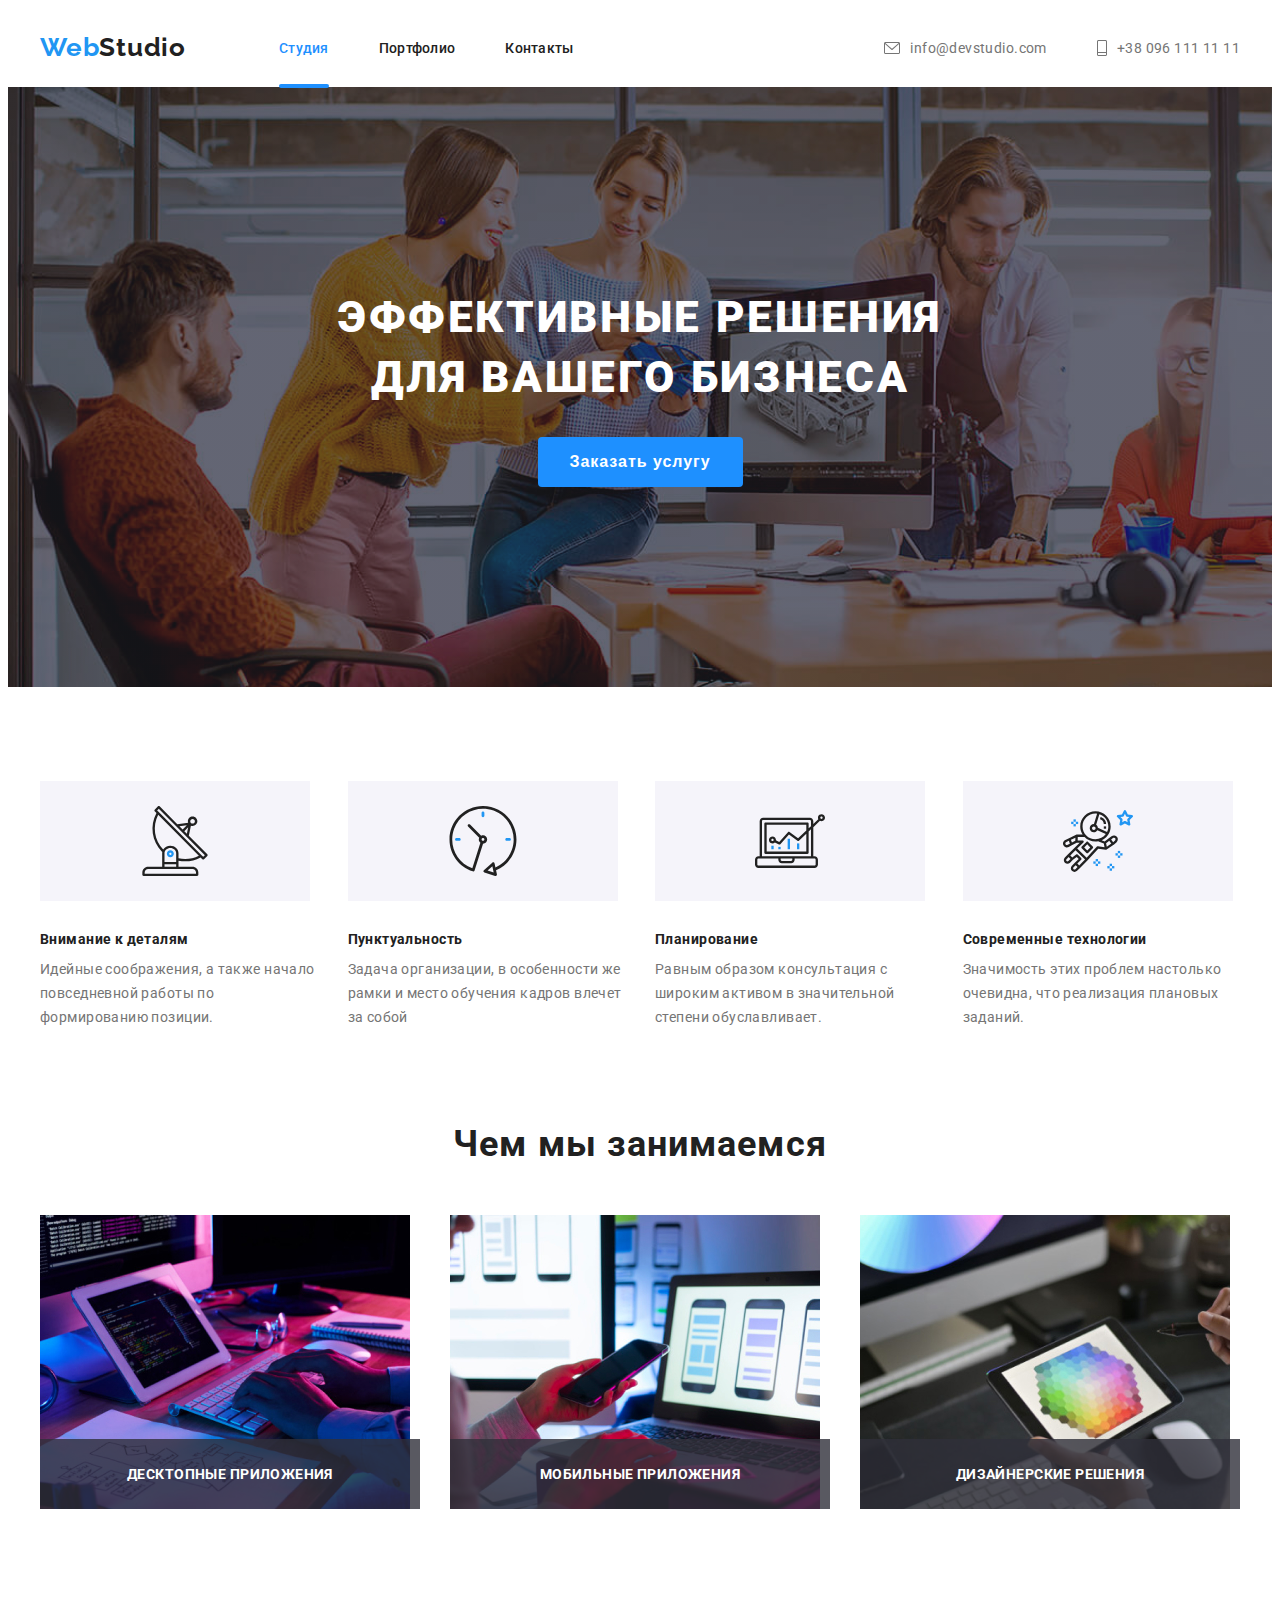
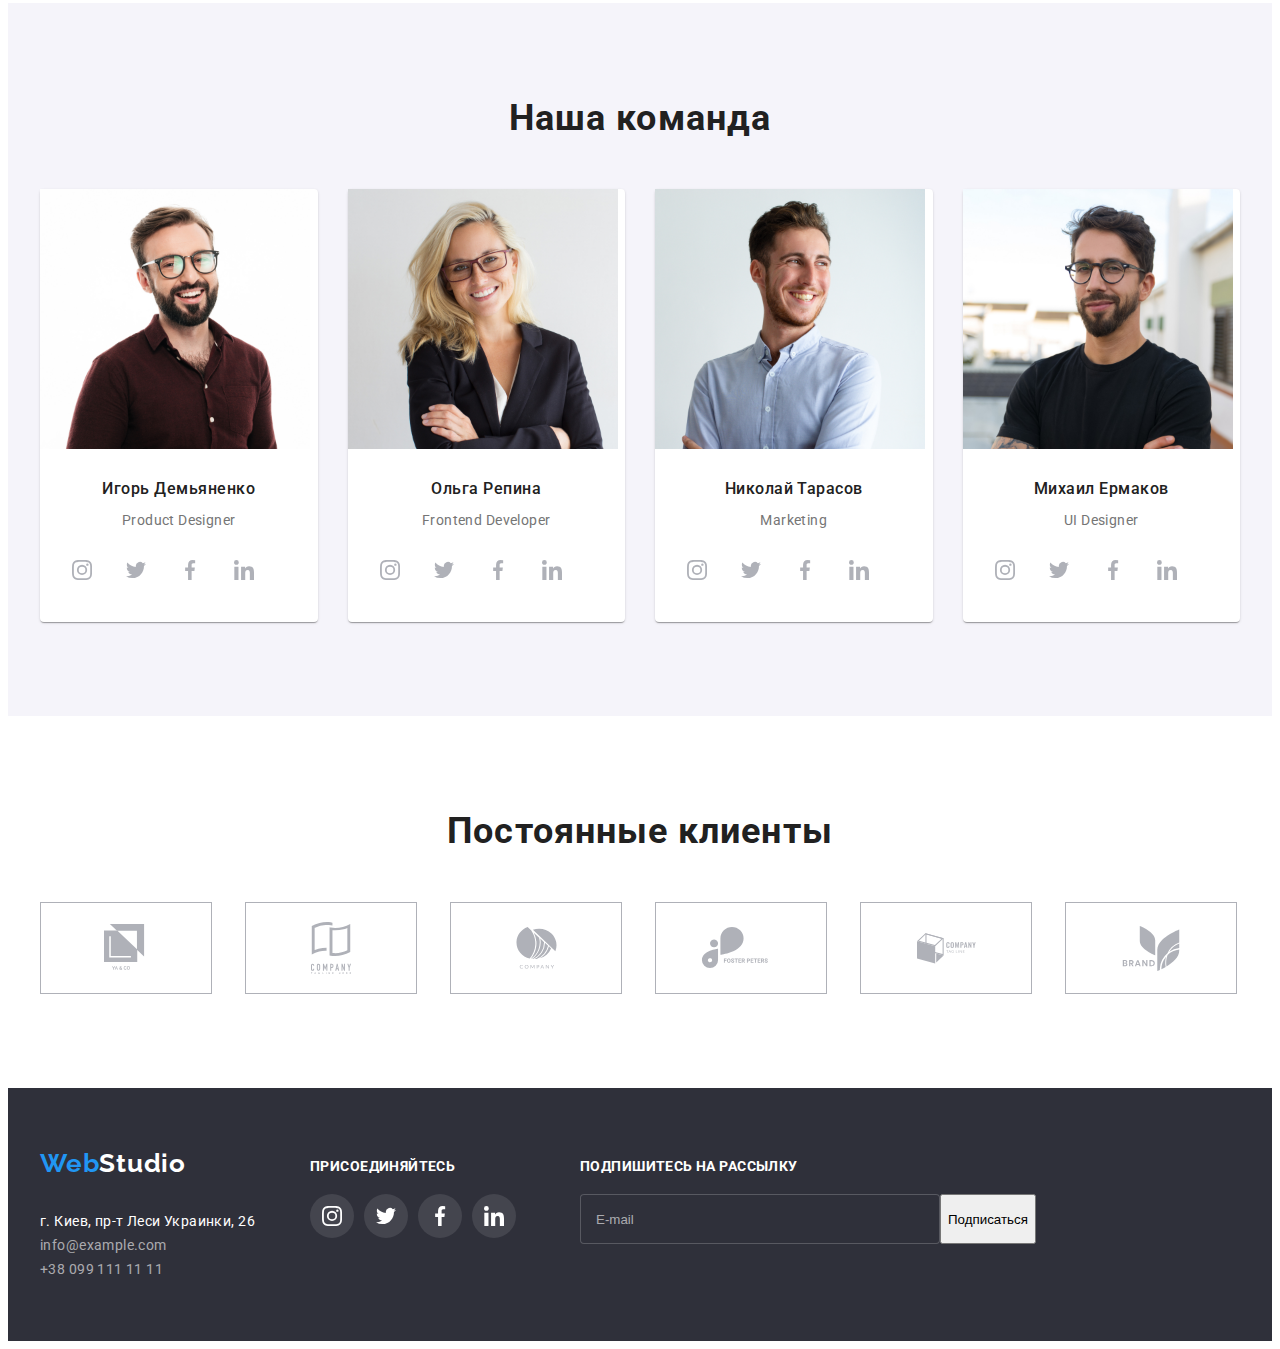
<file: index.html>
<!DOCTYPE html>
<html lang="en">
  <head>
    <meta charset="UTF-8" />
    <meta name="viewport" content="width=device-width, initial-scale=1.0" />
    <title>Document</title>
    <link
      rel="stylesheet"
      href="https://cdnjs.cloudflare.com/ajax/libs/modern-normalize/1.0.0/modern-normalize.min.css"
      integrity="sha512-ISS7cAi1PEhQ8jnbJpJZMd29NlhNj4AWYyLOSp2CE/CsHxTCu+r+t0D2yoJudVrd0/8fTVPUVDzY5Tvli75u/g=="
      crossorigin="anonymous"
    />

    <link rel="preconnect" href="https://fonts.gstatic.com" />
    <link
      href="https://fonts.googleapis.com/css2?family=Roboto:wght@400;500;700;900&display=swap"
      rel="stylesheet"
    />
    <link rel="preconnect" href="https://fonts.gstatic.com" />
    <link
      href="https://fonts.googleapis.com/css2?family=Raleway:wght@700&display=swap"
      rel="stylesheet"
    />
    <link rel="preconnect" href="https://fonts.gstatic.com" />
    <link rel="stylesheet" href="./css/style.css" />
  </head>
  <body>
    <header class="header">
      <div class="container header-container">
        <nav class="site-nav">
          <a href="./index.html" class="link logo">
            <span class="bluelogo">Web</span>Studio</a
          >
          <ul class="list header-list">
            <li class="header-item">
              <a href="./index.html" class="link header-link active-page"
                >Студия</a
              >
            </li>
            <li class="header-item">
              <a href="./portfolio.html" class="link header-link">Портфолио</a>
            </li>
            <li class="header-item">
              <a href="#" class="link header-link">Контакты</a>
            </li>
          </ul>
        </nav>
        <ul class="list contact-list">
          <li class="contact-item">
            <a href="mailto:info@devstudio.com" class="link contact-link"
              ><svg class="contact-list-icon" width="16" height="12">
                <use href="./img/sprite.svg#envelope"></use>
              </svg>
              info@devstudio.com</a
            >
          </li>
          <li class="contact-item">
            <a href="tel:=3800961111111" class="link contact-link"
              ><svg class="contact-list-icon" height="16" width="10">
                <use href="./img/sprite.svg#smartpfone"></use>
              </svg>
              +38 096 111 11 11</a
            >
          </li>
        </ul>
      </div>
    </header>
    <main>
      <section class="hero-section">
        <div class="hero-description">
          <h1 class="hero-title">
            Эффективные решения <br />
            для вашего бизнеса
          </h1>
          <button data-modal-open class="hero-btn">Заказать услугу</button>
        </div>
      </section>

      <section class="section">
        <div class="container features-container">
          <h2 class="visually-hidden">особенности</h2>
          <ul class="list features-list">
            <li class="features-item icon-antenna">
              <h3 class="features-title">Внимание к деталям</h3>
              <p class="features-text">
                Идейные соображения, а также начало повседневной работы по
                формированию позиции.
              </p>
            </li>
            <li class="features-item icon-clock">
              <h3 class="features-title">Пунктуальность</h3>
              <p class="features-text">
                Задача организации, в особенности же рамки и место обучения
                кадров влечет за собой
              </p>
            </li>
            <li class="features-item icon-diagram">
              <h3 class="features-title">Планирование</h3>
              <p class="features-text">
                Равным образом консультация с широким активом в значительной
                степени обуславливает.
              </p>
            </li>
            <li class="features-item icon-astronaut">
              <h3 class="features-title">Современные технологии</h3>
              <p class="features-text">
                Значимость этих проблем настолько очевидна, что реализация
                плановых заданий.
              </p>
            </li>
          </ul>
        </div>
      </section>
      <section class="section about-section">
        <div class="container">
          <h2 class="title">Чем мы занимаемся</h2>
          <ul class="list about-list">
            <li class="about-item">
              <div class="about-backdrop">
                <img src="img/img-1.jpg" alt="" width="370" height="294" />
                <p class="about-backdrop-text">Десктопные приложения</p>
              </div>
            </li>
            <li class="about-item">
              <div class="about-backdrop">
                <img src="img/img-2.jpg" alt="" width="370" height="294" />
                <p class="about-backdrop-text">Мобильные приложения</p>
              </div>
            </li>
            <li class="about-item">
              <div class="about-backdrop">
                <img src="img/img-3.jpg" alt="" width="370" height="294" />
                <p class="about-backdrop-text">Дизайнерские решения</p>
              </div>
            </li>
          </ul>
        </div>
      </section>
      <section class="section team-section">
        <div class="container">
          <h2 class="title">Наша команда</h2>
          <ul class="list team-list">
            <li class="team-item">
              <img src="img/img-4.jpg" alt="" width="270" height="260" />
              <div class="team-description-container">
                <h3 class="team-title">Игорь Демьяненко</h3>
                <p class="team-text">Product Designer</p>
                <ul class="list team-icon-list">
                  <!-- ==================ICONS============================ -->
                  <li class="team-icon-item">
                    <a href="#" class="team-icon-link">
                      <svg class="team-icon">
                        <use href="./img/sprite.svg#instagram"></use>
                      </svg>
                    </a>
                  </li>
                  <li class="team-icon-item">
                    <a href="#" class="team-icon-link">
                      <svg class="team-icon">
                        <use href="./img/sprite.svg#twitter"></use>
                      </svg>
                    </a>
                  </li>
                  <li class="team-icon-item">
                    <a href="#" class="team-icon-link">
                      <svg class="team-icon">
                        <use href="./img/sprite.svg#facebook"></use>
                      </svg>
                    </a>
                  </li>
                  <li class="team-icon-item">
                    <a href="#" class="team-icon-link">
                      <svg class="team-icon">
                        <use href="./img/sprite.svg#linkedin"></use>
                      </svg>
                    </a>
                  </li>
                </ul>
                <!-- ============================================================ -->
              </div>
            </li>
            <li class="team-item">
              <img src="img/img-5.jpg" alt="" width="270" height="260" />
              <div class="team-description-container">
                <h3 class="team-title">Ольга Репина</h3>
                <p class="team-text">Frontend Developer</p>
                <!-- ==================ICONS============================ -->
                <ul class="list team-icon-list">
                  <li class="team-icon-item">
                    <a href="#" class="team-icon-link">
                      <svg class="team-icon">
                        <use href="./img/sprite.svg#instagram"></use>
                      </svg>
                    </a>
                  </li>
                  <li class="team-icon-item">
                    <a href="#" class="team-icon-link">
                      <svg class="team-icon">
                        <use href="./img/sprite.svg#twitter"></use>
                      </svg>
                    </a>
                  </li>
                  <li class="team-icon-item">
                    <a href="#" class="team-icon-link">
                      <svg class="team-icon">
                        <use href="./img/sprite.svg#facebook"></use>
                      </svg>
                    </a>
                  </li>
                  <li class="team-icon-item">
                    <a href="#" class="team-icon-link">
                      <svg class="team-icon">
                        <use href="./img/sprite.svg#linkedin"></use>
                      </svg>
                    </a>
                  </li>
                </ul>
                <!-- ============================================================ -->
              </div>
            </li>
            <li class="team-item">
              <img src="img/img-6.jpg" alt="" width="270" height="260" />
              <div class="team-description-container">
                <h3 class="team-title">Николай Тарасов</h3>
                <p class="team-text">Marketing</p>
                <!-- ==================ICONS============================ -->
                <ul class="list team-icon-list">
                  <li class="team-icon-item">
                    <a href="#" class="team-icon-link">
                      <svg class="team-icon">
                        <use href="./img/sprite.svg#instagram"></use>
                      </svg>
                    </a>
                  </li>
                  <li class="team-icon-item">
                    <a href="#" class="team-icon-link">
                      <svg class="team-icon">
                        <use href="./img/sprite.svg#twitter"></use>
                      </svg>
                    </a>
                  </li>
                  <li class="team-icon-item">
                    <a href="#" class="team-icon-link">
                      <svg class="team-icon">
                        <use href="./img/sprite.svg#facebook"></use>
                      </svg>
                    </a>
                  </li>
                  <li class="team-icon-item">
                    <a href="#" class="team-icon-link">
                      <svg class="team-icon">
                        <use href="./img/sprite.svg#linkedin"></use>
                      </svg>
                    </a>
                  </li>
                </ul>
                <!-- ============================================================ -->
              </div>
            </li>
            <li class="team-item">
              <img src="img/img-7.jpg" alt="" width="270" height="260" />
              <div class="team-description-container">
                <h3 class="team-title">Михаил Ермаков</h3>
                <p class="team-text">UI Designer</p>
                <!-- ==================ICONS============================ -->
                <ul class="list team-icon-list">
                  <li class="team-icon-item">
                    <a href="#" class="team-icon-link">
                      <svg class="team-icon">
                        <use href="./img/sprite.svg#instagram"></use>
                      </svg>
                    </a>
                  </li>
                  <li class="team-icon-item">
                    <a href="#" class="team-icon-link">
                      <svg class="team-icon">
                        <use href="./img/sprite.svg#twitter"></use>
                      </svg>
                    </a>
                  </li>
                  <li class="team-icon-item">
                    <a href="#" class="team-icon-link">
                      <svg class="team-icon">
                        <use href="./img/sprite.svg#facebook"></use>
                      </svg>
                    </a>
                  </li>
                  <li class="team-icon-item">
                    <a href="#" class="team-icon-link">
                      <svg class="team-icon">
                        <use href="./img/sprite.svg#linkedin"></use>
                      </svg>
                    </a>
                  </li>
                </ul>
                <!-- ============================================================ -->
              </div>
            </li>
          </ul>
        </div>
      </section>
      <section class="section">
        <div class="container">
          <h2 class="title">Постоянные клиенты</h2>
          <ul class="clients-list list">
            <li class="clients-item">
              <a href="#" class="clients-link">
                <svg width="44" height="49">
                  <use href="./img/sprite.svg#logo-1"></use>
                </svg>
              </a>
            </li>
            <li class="clients-item">
              <a href="#" class="clients-link">
                <svg width="40" height="52">
                  <use href="./img/sprite.svg#logo-2"></use>
                </svg>
              </a>
            </li>
            <li class="clients-item">
              <a href="#" class="clients-link">
                <svg class="clients-svg" width="41" height="42">
                  <use href="./img/sprite.svg#logo-3"></use>
                </svg>
              </a>
            </li>
            <li class="clients-item">
              <a href="#" class="clients-link">
                <svg width="80" height="42">
                  <use href="./img/sprite.svg#logo-4"></use>
                </svg>
              </a>
            </li>
            <li class="clients-item">
              <a href="#" class="clients-link">
                <svg width="59" height="47">
                  <use href="./img/sprite.svg#logo-5"></use>
                </svg>
              </a>
            </li>
            <li class="clients-item">
              <a href="#" class="clients-link">
                <svg width="88" height="45">
                  <use href="./img/sprite.svg#logo-6"></use>
                </svg>
              </a>
            </li>
          </ul>
        </div>
      </section>
    </main>
    <footer class="footer">
      <div class="container footer-main-container">
        <div class="footer-container">
          <a href="./index.html" class="link footer-logo">
            <span class="bluelogo">Web</span>Studio
          </a>
          <address>
            <p class="our-adress">г. Киев, пр-т Леси Украинки, 26</p>
            <a href="mailto:info@devstudio.com" class="link footer-contact-link"
              >info@example.com</a
            >
            <br />
            <a href="tel:=3800961111111" class="link footer-contact-link"
              >+38 099 111 11 11</a
            >
          </address>
        </div>
        <div class="footer-container">
          <p class="join-text">присоединяйтесь</p>
          <ul class="list team-icon-list">
            <li class="team-icon-item">
              <a href="#" class="footer-icon-link">
                <svg class="footer-icon">
                  <use href="./img/sprite.svg#instagram"></use>
                </svg>
              </a>
            </li>
            <li class="team-icon-item">
              <a href="#" class="footer-icon-link">
                <svg class="footer-icon">
                  <use href="./img/sprite.svg#twitter"></use>
                </svg>
              </a>
            </li>
            <li class="team-icon-item">
              <a href="#" class="footer-icon-link">
                <svg class="footer-icon">
                  <use href="./img/sprite.svg#facebook"></use>
                </svg>
              </a>
            </li>
            <li class="team-icon-item">
              <a href="#" class="footer-icon-link">
                <svg class="footer-icon" widht="20px" height="20px">
                  <use href="./img/sprite.svg#linkedin"></use>
                </svg>
              </a>
            </li>
          </ul>
        </div>
        <div class="subscribe-container">
          <p class="join-text">Подпишитесь на рассылку</p>
          <form action="#" class="footer-form">
            <input
              type="email"
              name="email"
              placeholder="E-mail"
              class="footer-input"
            />
            <button class="footer-btn">Подписаться</button>
          </form>
        </div>
      </div>
    </footer>
    <!-- ========================MODAL============================ -->
    <div data-modal class="modal-backdrop is-hidden">
      <div class="modal-container">
        <button data-modal-close type="button" class="modal-icon-btn">
          <svg class="modal-closing-icon">
            <use href="./img/closing-icon.svg#closing-icon"></use>
          </svg>
        </button>
        <form class="modal-form">
          <p class="modal-form-text">
            Оставьте свои данные, мы вам перезвоним.
          </p>
          <label for="name" class="modal-label">Имя</label>
          <span class="modal-input-container">
            <input type="text" name="name" id="name" class="modal-input" />
            <svg class="modal-icon">
              <use href="./img/modal-sprite.svg#person-icon"></use>
            </svg>
          </span>
          <label for="tel" class="modal-label">Телефон</label>
          <span class="modal-input-container">
            <input type="text" name="name" id="name" class="modal-input" />
            <svg class="modal-icon">
              <use href="./img/modal-sprite.svg#phone-icon"></use>
            </svg>
          </span>
          <label for="email" class="modal-label">Почта</label>
          <span class="modal-input-container">
            <input type="text" name="name" id="name" class="modal-input" />
            <svg class="modal-icon">
              <use href="./img/modal-sprite.svg#email-icon"></use>
            </svg>
          </span>
          <label for="comments" class="modal-label">Комментарий</label>
          <textarea
            name="comments"
            id="comments"
            class="modal-form-comments"
            placeholder="Введите текст"
          ></textarea>
          <label class="modal-conditions-label">
            <input type="checkbox" class="modal-checkbox-btn checkbox-hidden" />
            <span class="check-icon"></span>
            Соглашаюсь с рассылкой и принимаю
            <a href="#" class="conditions-link">Условия договора</a></label
          >
          <button type="submit" class="modal-btn">Отправить</button>
        </form>
      </div>
    </div>
    <!-- ========================================================= -->

    <script src="./js/modal.js"></script>
  </body>
</html>
</file>
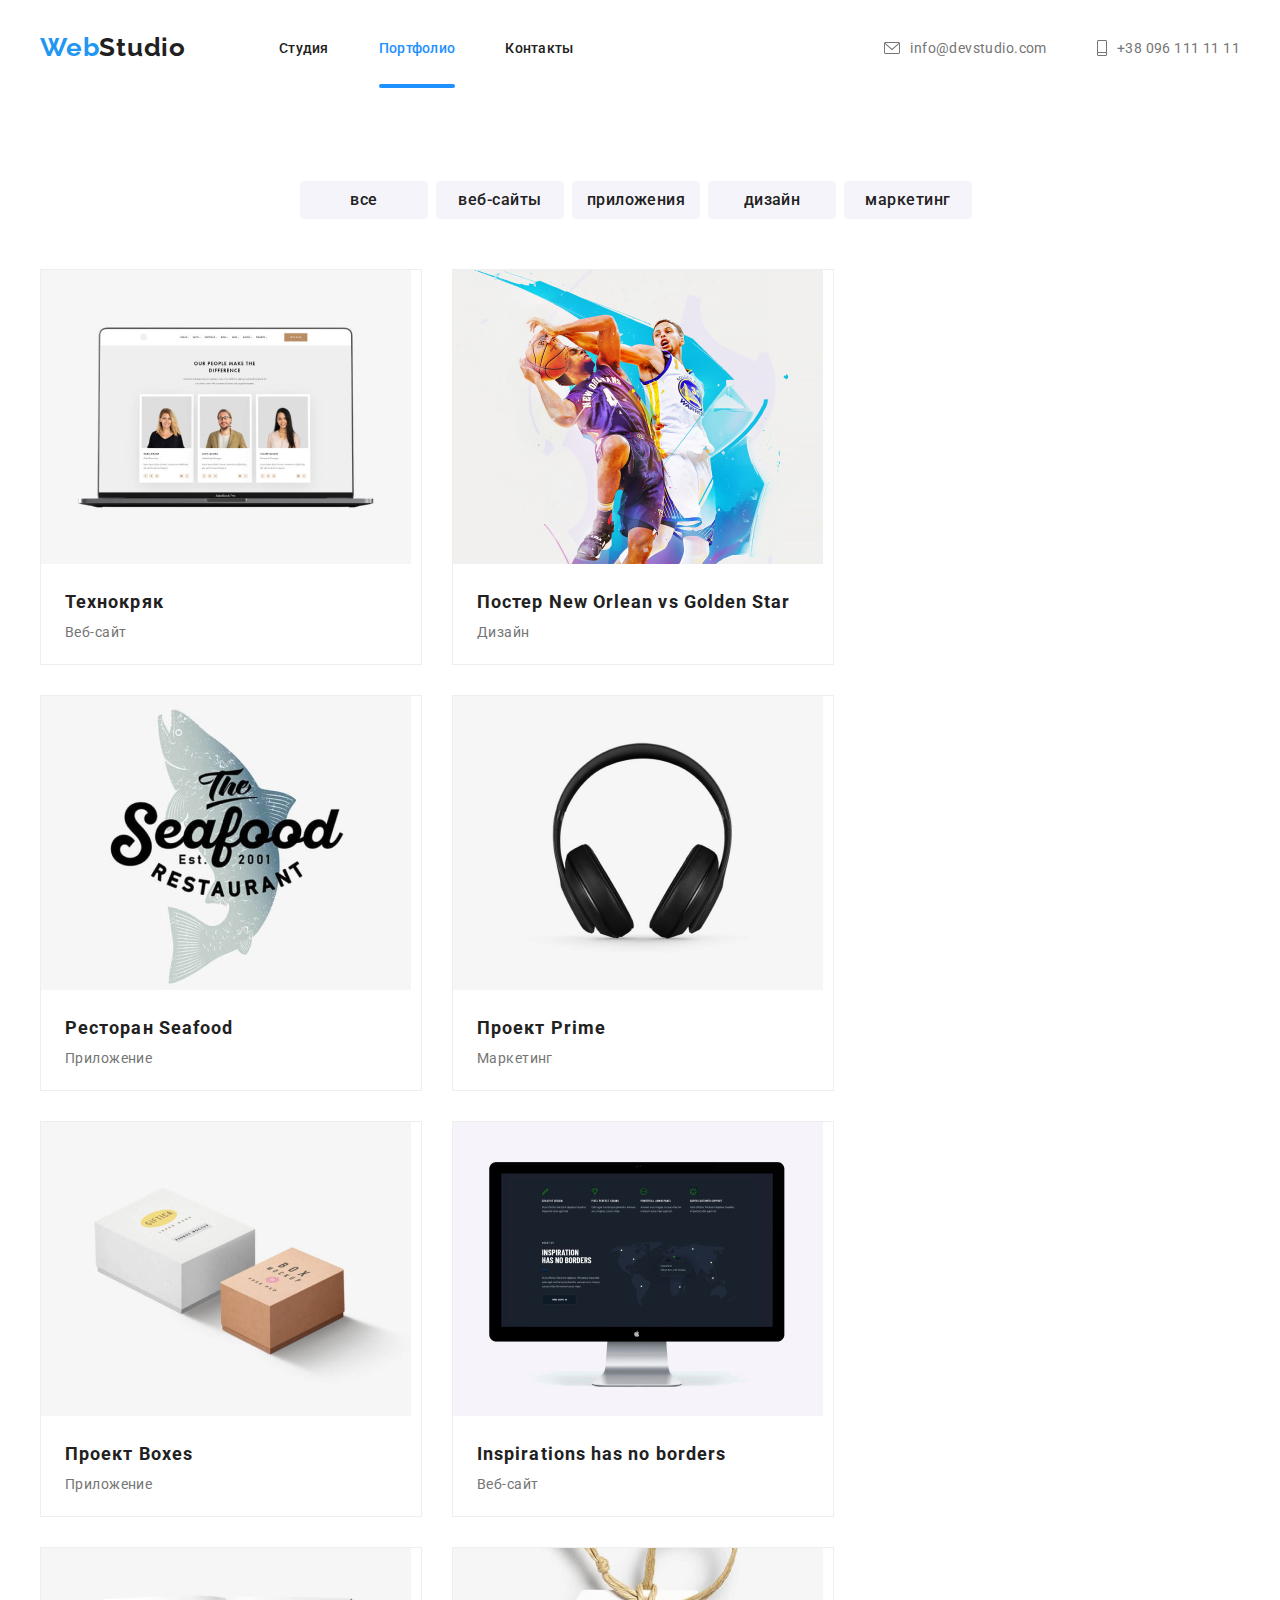
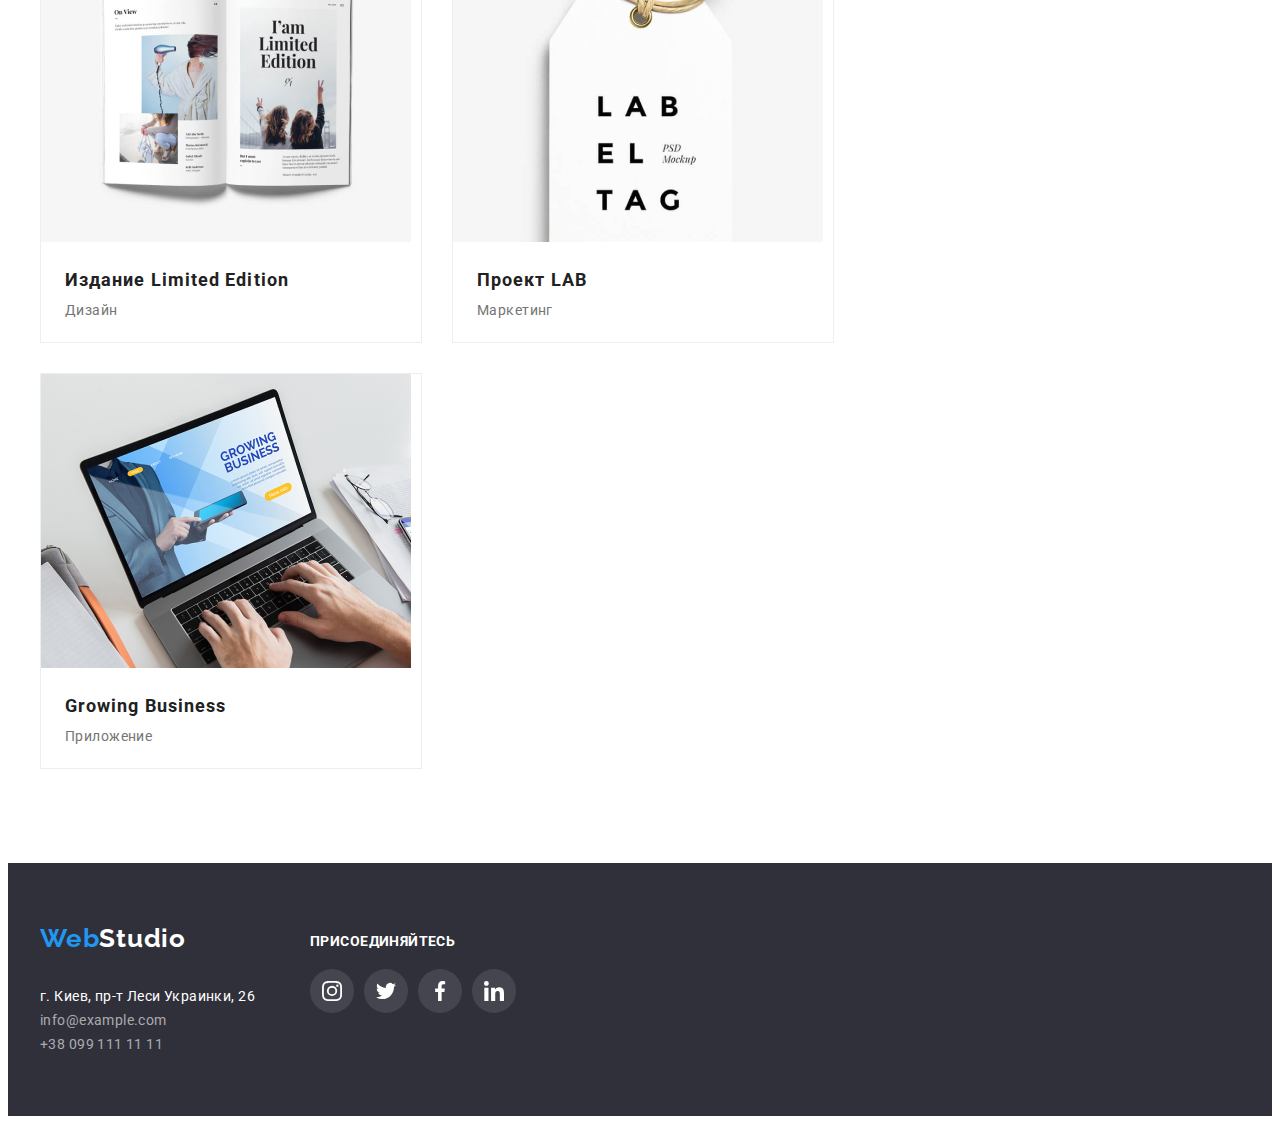
<file: portfolio.html>
<!DOCTYPE html>
<html lang="en">
  <head>
    <meta charset="UTF-8" />
    <meta name="viewport" content="width=device-width, initial-scale=1.0" />
    <title>Document</title>
    <link rel="preconnect" href="https://fonts.gstatic.com" />
    <link
      href="https://fonts.googleapis.com/css2?family=Roboto:wght@400;500;700;900&display=swap"
      rel="stylesheet"
    />
    <link rel="preconnect" href="https://fonts.gstatic.com" />
    <link
      href="https://fonts.googleapis.com/css2?family=Raleway:wght@700&display=swap"
      rel="stylesheet"
    />
    <link rel="preconnect" href="https://fonts.gstatic.com" />
    <link
      rel="stylesheet"
      href="https://cdnjs.cloudflare.com/ajax/libs/modern-normalize/1.0.0/modern-normalize.min.css"
      integrity="sha512-ISS7cAi1PEhQ8jnbJpJZMd29NlhNj4AWYyLOSp2CE/CsHxTCu+r+t0D2yoJudVrd0/8fTVPUVDzY5Tvli75u/g=="
      crossorigin="anonymous"
    />
    <link rel="stylesheet" href="./css/style.css" />
  </head>
  <body>
    <header class="header">
      <div class="container header-container">
        <nav class="site-nav">
          <a href="./index.html" class="link logo">
            <span class="bluelogo">Web</span>Studio</a
          >
          <ul class="list header-list">
            <li class="header-item">
              <a href="./index.html" class="link header-link">Студия</a>
            </li>
            <li class="header-item">
              <a href="./portfolio.html" class="link header-link active-page"
                >Портфолио</a
              >
            </li>
            <li class="header-item">
              <a href="#" class="link header-link">Контакты</a>
            </li>
          </ul>
        </nav>
        <ul class="list contact-list">
          <li class="contact-item">
            <a href="mailto:info@devstudio.com" class="link contact-link"
              ><svg class="contact-list-icon" width="16" height="12">
                <use href="./img/sprite.svg#envelope"></use>
              </svg>
              info@devstudio.com</a
            >
          </li>
          <li class="contact-item">
            <a href="tel:=3800961111111" class="link contact-link"
              ><svg class="contact-list-icon" height="16" width="10">
                <use href="../img/sprite.svg#smartpfone"></use>
              </svg>
              +38 096 111 11 11</a
            >
          </li>
        </ul>
      </div>
    </header>
    <main>
      <section class="section portfolio-section">
        <div class="container">
          <div class="btn-container">
            <ul class="list btn-list">
              <li class="btn-item"><button class="btn">все</button></li>
              <li class="btn-item"><button class="btn">веб-сайты</button></li>
              <li class="btn-item"><button class="btn">приложения</button></li>
              <li class="btn-item"><button class="btn">дизайн</button></li>
              <li class="btn-item"><button class="btn">маркетинг</button></li>
            </ul>
          </div>
          <ul class="list portfolio-list">
            <li class="protflio-item">
              <a href="">
                <div class="portfolio-img">
                  <img src="./img/img-13.jpg" alt="" />
                  <p class="overlay">
                    Технокряк это современная площадка распространения
                    коронавируса. Компании используют эту платформу для
                    цифрового шпионажа и атак на защищённые сервера конкурентов.
                  </p>
                </div>
                <div class="portfolio-description">
                  <h3 class="portfolio-cap">Технокряк</h3>
                  <p class="portfolio-text">Веб-сайт</p>
                </div>
              </a>
            </li>
            <li class="protflio-item">
              <a href="">
                <div class="portfolio-img-thumb">
                  <img src="./img/img-14.jpg" alt="" />
                </div>
                <div class="portfolio-description">
                  <h3 class="portfolio-cap">
                    Постер New Orlean vs Golden Star
                  </h3>
                  <p class="portfolio-text">Дизайн</p>
                </div>
              </a>
            </li>
            <li class="protflio-item">
              <a href="">
                <div class="portfolio-img-thumb">
                  <img src="./img/img-15.jpg" alt="" />
                </div>
                <div class="portfolio-description">
                  <h3 class="portfolio-cap">Ресторан Seafood</h3>
                  <p class="portfolio-text">Приложение</p>
                </div>
              </a>
            </li>
            <li class="protflio-item">
              <a href="">
                <div class="portfolio-img-thumb">
                  <img src="./img/img-16.jpg" alt="" />
                </div>
                <div class="portfolio-description">
                  <h3 class="portfolio-cap">Проект Prime</h3>
                  <p class="portfolio-text">Маркетинг</p>
                </div>
              </a>
            </li>
            <li class="protflio-item">
              <a href="">
                <div class="portfolio-img-thumb">
                  <img src="./img/img-17.jpg" alt="" />
                </div>
                <div class="portfolio-description">
                  <h3 class="portfolio-cap">Проект Boxes</h3>
                  <p class="portfolio-text">Приложение</p>
                </div>
              </a>
            </li>
            <li class="protflio-item">
              <a href="">
                <div class="portfolio-img-thumb">
                  <img src="./img/img-18.jpg" alt="" />
                </div>
                <div class="portfolio-description">
                  <h3 class="portfolio-cap">Inspirations has no borders</h3>
                  <p class="portfolio-text">Веб-сайт</p>
                </div>
              </a>
            </li>
            <li class="protflio-item">
              <a href="">
                <div class="portfolio-img-thumb">
                  <img src="./img/img-19.jpg" alt="" />
                </div>
                <div class="portfolio-description">
                  <h3 class="portfolio-cap">Издание Limited Edition</h3>
                  <p class="portfolio-text">Дизайн</p>
                </div>
              </a>
            </li>
            <li class="protflio-item">
              <a href="">
                <div class="portfolio-img-thumb">
                  <img src="./img/img-20.jpg" alt="" />
                </div>
                <div class="portfolio-description">
                  <h3 class="portfolio-cap">Проект LAB</h3>
                  <p class="portfolio-text">Маркетинг</p>
                </div>
              </a>
            </li>
            <li class="protflio-item">
              <a href="">
                <div class="portfolio-img-thumb">
                  <img src="./img/img-21.jpg" alt="" />
                </div>
                <div class="portfolio-description">
                  <h3 class="portfolio-cap">Growing Business</h3>
                  <p class="portfolio-text">Приложение</p>
                </div>
              </a>
            </li>
          </ul>
        </div>
      </section>
    </main>
    <footer class="footer">
      <div class="container footer-main-container">
        <div class="footer-container">
          <a href="./index.html" class="link footer-logo">
            <span class="bluelogo">Web</span>Studio
          </a>
          <address>
            <p class="our-adress">г. Киев, пр-т Леси Украинки, 26</p>
            <a href="mailto:info@devstudio.com" class="link footer-contact-link"
              >info@example.com</a
            >
            <br />
            <a href="tel:=3800961111111" class="link footer-contact-link"
              >+38 099 111 11 11</a
            >
          </address>
        </div>
        <div class="footer-container">
          <p class="join-text">присоединяйтесь</p>
          <ul class="list team-icon-list">
            <li class="team-icon-item">
              <a href="#" class="footer-icon-link">
                <svg class="footer-icon">
                  <use href="./img/sprite.svg#instagram"></use>
                </svg>
              </a>
            </li>
            <li class="team-icon-item">
              <a href="#" class="footer-icon-link">
                <svg class="footer-icon">
                  <use href="./img/sprite.svg#twitter"></use>
                </svg>
              </a>
            </li>
            <li class="team-icon-item">
              <a href="#" class="footer-icon-link">
                <svg class="footer-icon">
                  <use href="./img/sprite.svg#facebook"></use>
                </svg>
              </a>
            </li>
            <li class="team-icon-item">
              <a href="#" class="footer-icon-link">
                <svg class="footer-icon" widht="20px" height="20px">
                  <use href="./img/sprite.svg#linkedin"></use>
                </svg>
              </a>
            </li>
          </ul>
        </div>
      </div>
    </footer>
  </body>
</html>
</file>
<file: css/style.css>
body {
  font-family: "Roboto", sans-serif;
  font-size: 14px;
  line-height: 24px;
  letter-spacing: 0.03em;
  color: #757575;
}
:root {
  --hover-focus-color: #1e90ff;
}

html {
  box-sizing: border-box;
}
h1,
h2,
h3,
p {
  margin: 0;
}
a {
  text-decoration: none;
}
ul,
ol {
  margin: 0;
  padding: 0;
}
img {
  display: block;
  margin: 0;
  padding: 0;
  max-width: 100%;
}
/* ====================GENERAL========================= */
.container {
  width: 1200px;
  margin: 0 auto;
  padding: 0 15px;
}
.list {
  list-style: none;
}
.link {
  transition-duration: 250ms;
}
.link:hover,
.link:focus {
  color: var(--hover-focus-color);
}
.title {
  font-style: normal;
  font-weight: bold;
  font-size: 36px;
  line-height: 42px;
  text-align: center;
  letter-spacing: 0.03em;
  margin-bottom: 50px;
  color: #212121;
}
.section {
  padding: 94px 0;
}

/* ==================================================== */

/* --------------------HEADER------------------------- */
/* .x */
.header-container {
  display: flex;
  padding: 24px 0;
  align-items: center;
}
.site-nav {
  display: flex;
  align-items: center;
}
.header-list {
  display: flex;
}
.contact-list {
  display: flex;
  margin-left: auto;
  align-items: center;
}
.contact-item:not(:last-child) {
  margin-right: 50px;
}
.vector-icon {
  margin-right: 10px;
  font: currentColor;
}
.contact-link {
  font-family: "Roboto", sans-serif;
  display: flex;
  letter-spacing: 0.03em;
  align-items: center;
  fill: #757575;

  color: #757575;
}
.contact-list-icon {
  margin-right: 10px;
}
.contact-link:hover,
.contact-link:focus,
.contact-link:active {
  color: var(--hover-focus-color);
  fill: var(--hover-focus-color);
}

.header-item:not(:last-child) {
  margin-right: 50px;
}
.header-link.active-page {
  color: var(--hover-focus-color);
}
.active-page::after {
  position: absolute;
  display: block;
  content: "";
  display: block;
  height: 4px;
  width: 100%;
  bottom: -32px;
  border-radius: 2px;
  background-color: var(--hover-focus-color);
}
.header-link {
  position: relative;
  font-style: normal;
  font-weight: 500;
  font-size: 14px;
  line-height: 16px;
  letter-spacing: 0.02em;

  color: #212121;
}

/* =================================================== */

/* =========================MODAL===================== */
.modal-backdrop {
  position: fixed;
  top: 0;
  left: 0;
  z-index: 100;
  height: 100%;
  width: 100%;
  background-color: rgba(47, 48, 58, 0.4);
}
.modal-container {
  position: absolute;
  top: 50%;
  left: 50%;
  transform: translate(-50%, -50%);
  overflow: hidden;
  width: 528px;
  height: 581px;
  background-color: #ffffff;
  box-shadow: 0px 1px 3px rgba(0, 0, 0, 0.12), 0px 1px 1px rgba(0, 0, 0, 0.14),
    0px 2px 1px rgba(0, 0, 0, 0.2);
  border-radius: 4px;
}

.modal-icon-btn {
  position: absolute;
  display: flex;
  align-items: center;
  justify-content: center;
  top: 8px;
  right: 8px;
  width: 30px;
  height: 30px;
  display: flex;
  cursor: pointer;
  border-radius: 50%;
  background-color: #ffffff;
  border: 1px solid rgba(0, 0, 0, 0.1);
  box-sizing: border-box;
  transition: background-color 250ms linear;
}
.modal-icon-btn:hover,
.modal-icon-btn:focus {
  fill: var(--hover-focus-color);
  outline: none;
  border: solid var(--hover-focus-color);
}
.modal-closing-icon {
  border: 1px solid rgba(0, 0, 0, 0.2);
  background-color: transparent;
  border: none;
  outline: 0;
}
.modal-backdrop.is-hidden {
  opacity: 0;
  visibility: hidden;
  pointer-events: none;
}

.modal-closing-icon {
  position: absolute;
  width: 18px;
  height: 18px;
}
.modal-form {
  padding: 40px;
}
.modal-form-text {
  font-weight: bold;
  font-size: 20px;
  line-height: 23px;
  text-align: center;
  margin-bottom: 12px;

  color: #212121;
}
.modal-label {
  font-weight: 400;
  font-size: 12px;
  line-height: 14px;
  margin-top: 10px;
  margin-bottom: 4px;

  letter-spacing: 0.01em;

  color: #757575;
}
.modal-input-container {
  position: relative;
  display: block;
}
.modal-input {
  position: relative;
  display: block;
  width: 450px;
  height: 40px;
  padding: 15px;
  padding-left: 42px;

  border: 1px solid rgba(33, 33, 33, 0.2);
  box-sizing: border-box;
  border-radius: 4px;
}
.modal-icon {
  position: absolute;
  top: 50%;
  left: 15px;
  transform: translateY(-50%);
  fill: #212121;
  width: 18px;
  height: 18px;
}
.modal-input:focus + .modal-icon {
  fill: var(--hover-focus-color);
}
.modal-input:focus {
  border: solid var(--hover-focus-color);
  outline: none;
}
.modal-form-comments {
  width: 450px;
  height: 120px;
  resize: none;
  padding: 15px;
  margin-bottom: 20px;

  border: 1px solid rgba(33, 33, 33, 0.2);
  box-sizing: border-box;
  border-radius: 4px;
}
.modal-form-comments:focus {
  border: solid var(--hover-focus-color);
  outline: none;
}
.modal-form-comments:placeholder-shown {
  font-weight: normal;
  font-size: 12px;
  line-height: 14px;
  letter-spacing: 0.01em;

  color: rgba(117, 117, 117, 0.5);
}
.conditions-link {
  color: var(--hover-focus-color);
  text-decoration: underline;
}
.modal-conditions-label {
  position: relative;
  display: block;
  text-align: center;
}
.checkbox-hidden {
  -webkit-appearance: none;
  -moz-appearance: nonef;
  appearance: none;
}
.check-icon {
  display: inline-block;
  vertical-align: top;
  width: 16px;
  height: 16px;
  background-image: url(../img/check-icon.svg);
  background-repeat: no-repeat;
  border-radius: 2px;
  margin-top: 4px;
}
.modal-checkbox-btn:checked + .check-icon {
  background-image: url(../img/icon-checked.svg);
}
.modal-btn {
  display: block;
  margin: auto;
  border-radius: 4px;
  padding: 10px 32px;
  margin-top: 30px;
  min-width: 200px;
  height: 50px;
  text-align: center;
  border: 0px;
  color: #ffffff;
  background-color: var(--hover-focus-color);
  font-weight: bold;
  font-size: 16px;
  line-height: 1.9;
  letter-spacing: 0.06em;
  border: none;

  transition-duration: 250ms;
}
.modal-btn:hover,
.modal-btn:focus {
  color: var(--hover-focus-color);
  background-color: #ffffff;
  border: 2px solid var(--hover-focus-color);
}
/* =================================================== */

/* ====================LOGO=========================== */
.logo {
  font-family: "Raleway";
  font-style: normal;
  font-weight: bold;
  font-size: 26px;
  line-height: 31px;
  letter-spacing: 0.03em;

  margin-right: 93px;

  color: #212121;
}
.bluelogo {
  color: #2196f3;
}
.footer-logo {
  font-family: "Raleway";
  font-style: normal;
  font-weight: bold;
  font-size: 26px;
  line-height: 31px;
  letter-spacing: 0.03em;
}
.footer-logo {
  display: block;
  margin-bottom: 30px;

  color: #ffffff;
}
/* =================================================== */

/* ====================HERO=========================== */
.hero-section {
  background-color: #2f303a;
  background-image: linear-gradient(
      rgba(47, 48, 58, 0.4),
      rgba(47, 48, 58, 0.4)
    ),
    url(../img/hero-bg\ .png);
}
.hero-title {
  font-style: normal;
  font-weight: 900;
  font-size: 44px;
  line-height: 60px;
  text-align: center;
  letter-spacing: 0.06em;
  text-transform: uppercase;

  color: #ffffff;
}
.hero-description {
  padding: 200px 0;
  margin: 0 auto;
  max-width: 692px;
  text-align: center;
}
.hero-btn {
  border-radius: 4px;
  padding: 10px 32px;
  margin-top: 30px;
  min-width: 200px;
  height: 50px;
  text-align: center;
  border: 0px;
  color: #ffffff;
  background-color: var(--hover-focus-color);
  font-weight: bold;
  font-size: 16px;
  line-height: 1.9;
  letter-spacing: 0.06em;
  border: none;

  transition-duration: 250ms;
}
.hero-btn:hover,
.hero-btn:focus {
  color: var(--hover-focus-color);
  background-color: #ffffff;
}

/* =================================================== */

/* -------------------FEATURES----------------------- */
.visually-hidden {
  position: absolute !important;
  clip: rect(1px 1px 1px 1px);
  clip: rect(1px, 1px, 1px, 1px);
  padding: 0 !important;
  border: 0 !important;
  height: 1px !important;
  width: 1px !important;
  overflow: hidden;
}
.features-list {
  display: flex;
  flex-wrap: wrap;
  margin-top: -30px;
  margin-left: -30px;
  padding: 0;
  margin-bottom: 0;
}
.features-title {
  font-style: normal;
  font-weight: bold;
  font-size: 14px;
  line-height: 16px;
  letter-spacing: 0.03em;
  margin-bottom: 10px;

  color: #212121;
}
.features-item {
  margin-top: 30px;
  margin-left: 30px;
  flex-basis: calc((100% - 30px * 4) / 4);
}

.features-item::before {
  display: block;
  content: "";
  width: 270px;
  height: 120px;
  background-color: #f5f4fa;
  background-repeat: no-repeat;
  background-position: center;
  margin-bottom: 30px;
}
.icon-antenna::before {
  background-image: url(../img/antenna.svg);
}
.icon-clock::before {
  background-image: url(../img/clock.svg);
}
.icon-diagram::before {
  background-image: url(../img/diagram.svg);
}
.icon-astronaut::before {
  background-image: url(../img/astronaut.svg);
}
/* ================================================== */

/* ===================ABOUT========================== */
.about-list {
  display: flex;
  flex-wrap: wrap;
  margin-top: -30px;
  margin-left: -30px;
}
.about-item {
  margin-top: 30px;
  margin-left: 30px;
  flex-basis: calc((100% - 30px * 3) / 3);
}
.about-backdrop {
  position: relative;
}

.about-backdrop-text {
  position: absolute;
  bottom: 0;
  left: 0;
  padding: 27px 0;
  text-align: center;
  background-color: rgba(47, 48, 58, 0.8);
  font-weight: bold;
  font-size: 14px;
  line-height: 16px;
  text-transform: uppercase;
  width: 100%;

  color: #ffffff;
}
.about-section {
  padding-top: 0;
}

/* ================================================== */

/* ===================TEAM=========================== */
.team-section {
  background-color: #f5f4fa;
}
.team-title {
  font-style: normal;
  font-weight: 500;
  font-size: 16px;
  line-height: 19px;
  text-align: center;
  letter-spacing: 0.03em;
  margin-bottom: 10px;

  color: #212121;
}
.team-list {
  display: flex;
  flex-wrap: wrap;
  margin-top: -30px;
  margin-left: -30px;
}
.team-item {
  flex-basis: calc((100% - 30px * 4) / 4);
  background-color: #ffffff;
  margin-top: 30px;
  margin-left: 30px;
  border-radius: 4px;
  box-shadow: 0px 2px 1px -1px #00000033, 0px 1px 1px 0px #00000024,
    0px 1px 3px 0px #0000001f;
}
.team-text {
  text-align: center;
  margin-bottom: 16px;
}
.team-description-container {
  padding: 30px 20px;
}
.team-icon-list {
  display: flex;
}

.team-icon-item:not(:last-child) {
  margin-right: 10px;
}

.team-icon-link {
  display: flex;
  justify-content: center;
  align-items: center;
  width: 44px;
  height: 44px;
  border-radius: 50%;

  transition-duration: 250ms;
}

.team-icon-link:focus,
.team-icon-link:hover {
  background-color: var(--hover-focus-color);
}

.team-icon {
  width: 20px;
  height: 20px;
  fill: #afb1b8;
}

.team-icon-link:focus .team-icon,
.team-icon-link:hover .team-icon {
  fill: #ffffff;
}

/* ================================================== */

/* ================CLIENTS============================ */
.clients-list {
  display: flex;
  justify-content: space-between;
  flex-wrap: wrap;
  margin-top: -30px;
  margin-left: -30px;
}
.clients-item {
  width: 100%;
  margin-top: 30px;
  margin-left: 30px;
  flex-basis: calc((100% - 30px * 6) / 6);

  align-items: center;
}
.clients-link {
  display: flex;
  justify-content: center;
  align-items: center;
  fill: #afb1b8;
  width: 170px;
  height: 90px;
  border: 1px solid #afb1b8;

  transition-duration: 250ms;
}
.clients-link:hover,
.clients-link:focus {
  fill: var(--hover-focus-color);
  color: var(--hover-focus-color);
  border: 1px solid var(--hover-focus-color);
}
/* =================================================== */

/* ==================FOOTER========================== */
.footer {
  background-color: #2f303a;
  padding: 60px 0;
}
.footer-container {
  width: 270px;
}
.footer-contact-link {
  font-style: normal;
  font-weight: normal;

  color: rgba(255, 255, 255, 0.6);
}
.join-text {
  margin-top: 10px;
  font-weight: bold;
  font-size: 14px;
  line-height: 16px;
  letter-spacing: 0.03em;
  text-transform: uppercase;
  margin-bottom: 20px;

  color: #ffffff;
}
.our-adress {
  font-style: normal;
  color: #ffffff;
}
.footer-main-container {
  display: flex;
}
.footer-container .team-icon-link {
  display: flex;
  justify-content: center;
  align-items: center;
  fill: #ffffff;
  border-radius: 50%;

  transition-duration: 250ms;
}
.footer-icon-link {
  display: flex;
  justify-content: center;
  align-items: center;
  width: 44px;
  height: 44px;
  border-radius: 50%;
  background-color: rgba(255, 255, 255, 0.1);

  transition-duration: 250ms;
}
.footer-icon-link:hover,
.footer-icon-link:focus {
  background-color: var(--hover-focus-color);
}
.footer-icon {
  fill: #ffffff;
  width: 20px;
  height: 20px;
}
.footer-form {
  display: flex;
}
.footer-input {
  width: 360px;
  height: 50px;
  border: 1px solid rgba(255, 255, 255, 0.2);
  box-sizing: border-box;
  background-color: rgba(47, 48, 58, 01);
  border-radius: 4px;
  padding: 15px;
  outline: none;
}
.footer-input::placeholder {
  color: rgba(255, 255, 255, 0.6);
}
footer
/* ================================================== */

/* =================PORTFOLIO======================== */
.btn-container {
  margin: 0 auto;
}
.btn-list {
  display: flex;
  flex-wrap: wrap;
  margin-bottom: 50px;
  justify-content: center;
}
.btn-item {
  margin-right: 8px;
}
.portfolio-text {
  color: #757575;
}
.btn {
  font-family: "Roboto";
  display: block;
  margin: 0 auto;
  border-radius: 4px;
  min-width: 128px;
  height: 38px;
  text-align: center;
  border: 0px;
  font-weight: 500;
  font-size: 16px;
  line-height: 26px;
  letter-spacing: 0.03em;
  border: none;

  transition-duration: 250ms;

  background-color: #f5f4fa;
  color: #212121;
}
.btn:hover,
.btn:focus {
  color: #ffffff;
  background-color: var(--hover-focus-color);
}
.portfolio-list {
  display: flex;
  flex-wrap: wrap;
  margin-right: -30px;
  margin-top: -30px;
}
.protflio-item {
  flex-basis: calc((100% - 30px * 3) / 3);
  margin-right: 30px;
  margin-top: 30px;
  border: 1px solid #eeeeee;
  transition-property: background-color;
  transition-duration: 250ms;
}
.protflio-item:focus,
.protflio-item:hover {
  box-shadow: 0px 1px 1px rgba(0, 0, 0, 0.12), 0px 4px 4px rgba(0, 0, 0, 0.06),
    1px 4px 6px rgba(0, 0, 0, 0.16);
}
.portfolio-img {
  position: relative;
  overflow: hidden;
}
.overlay {
  position: absolute;
  bottom: 0;
  left: 0;

  width: 100%;
  height: 100%;
  padding: 63px 24px;
  font-weight: normal;
  font-size: 18px;
  line-height: 28px;
  transition-duration: 250ms;
  transition-timing-function: cubic-bezier(0.4, 0, 0.2, 1);
  transform: translateY(100%);

  color: #ffffff;

  opacity: 0;
}
.protflio-item:focus .overlay,
.protflio-item:hover .overlay {
  opacity: 1;
  background-color: rgba(33, 150, 243, 0.9);
  transform: translateY(0%);
}
.portfolio-cap {
  font-style: normal;
  font-weight: bold;
  font-size: 18px;
  line-height: 36px;
  letter-spacing: 0.06em;

  color: #212121;
}
.portfolio-description {
  padding: 20px 24px;
}
.portfolio-title {
  text-align: center;
  font-style: normal;
  font-weight: normal;
  font-size: 16px;
  line-height: 30px;
  letter-spacing: 0.03em;
  color: #757575;
}
/* ================================================== */
</file>
